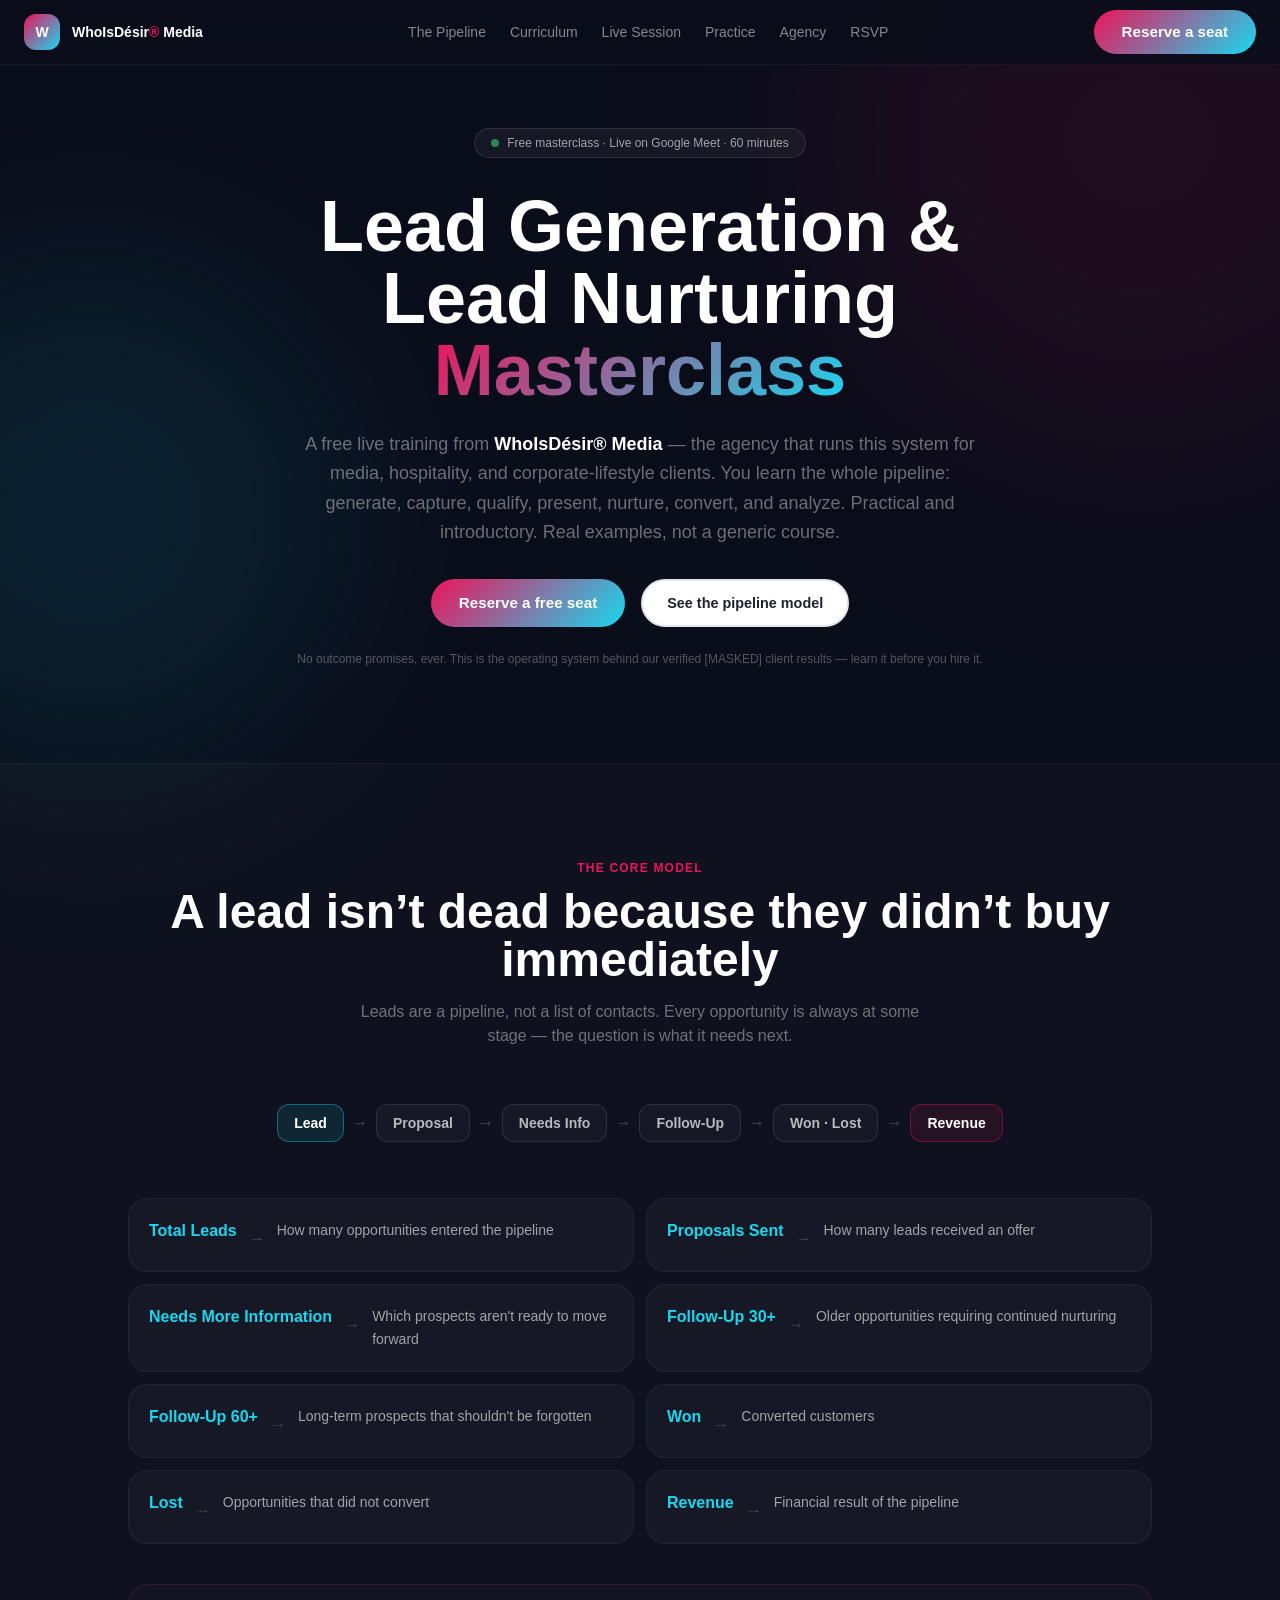
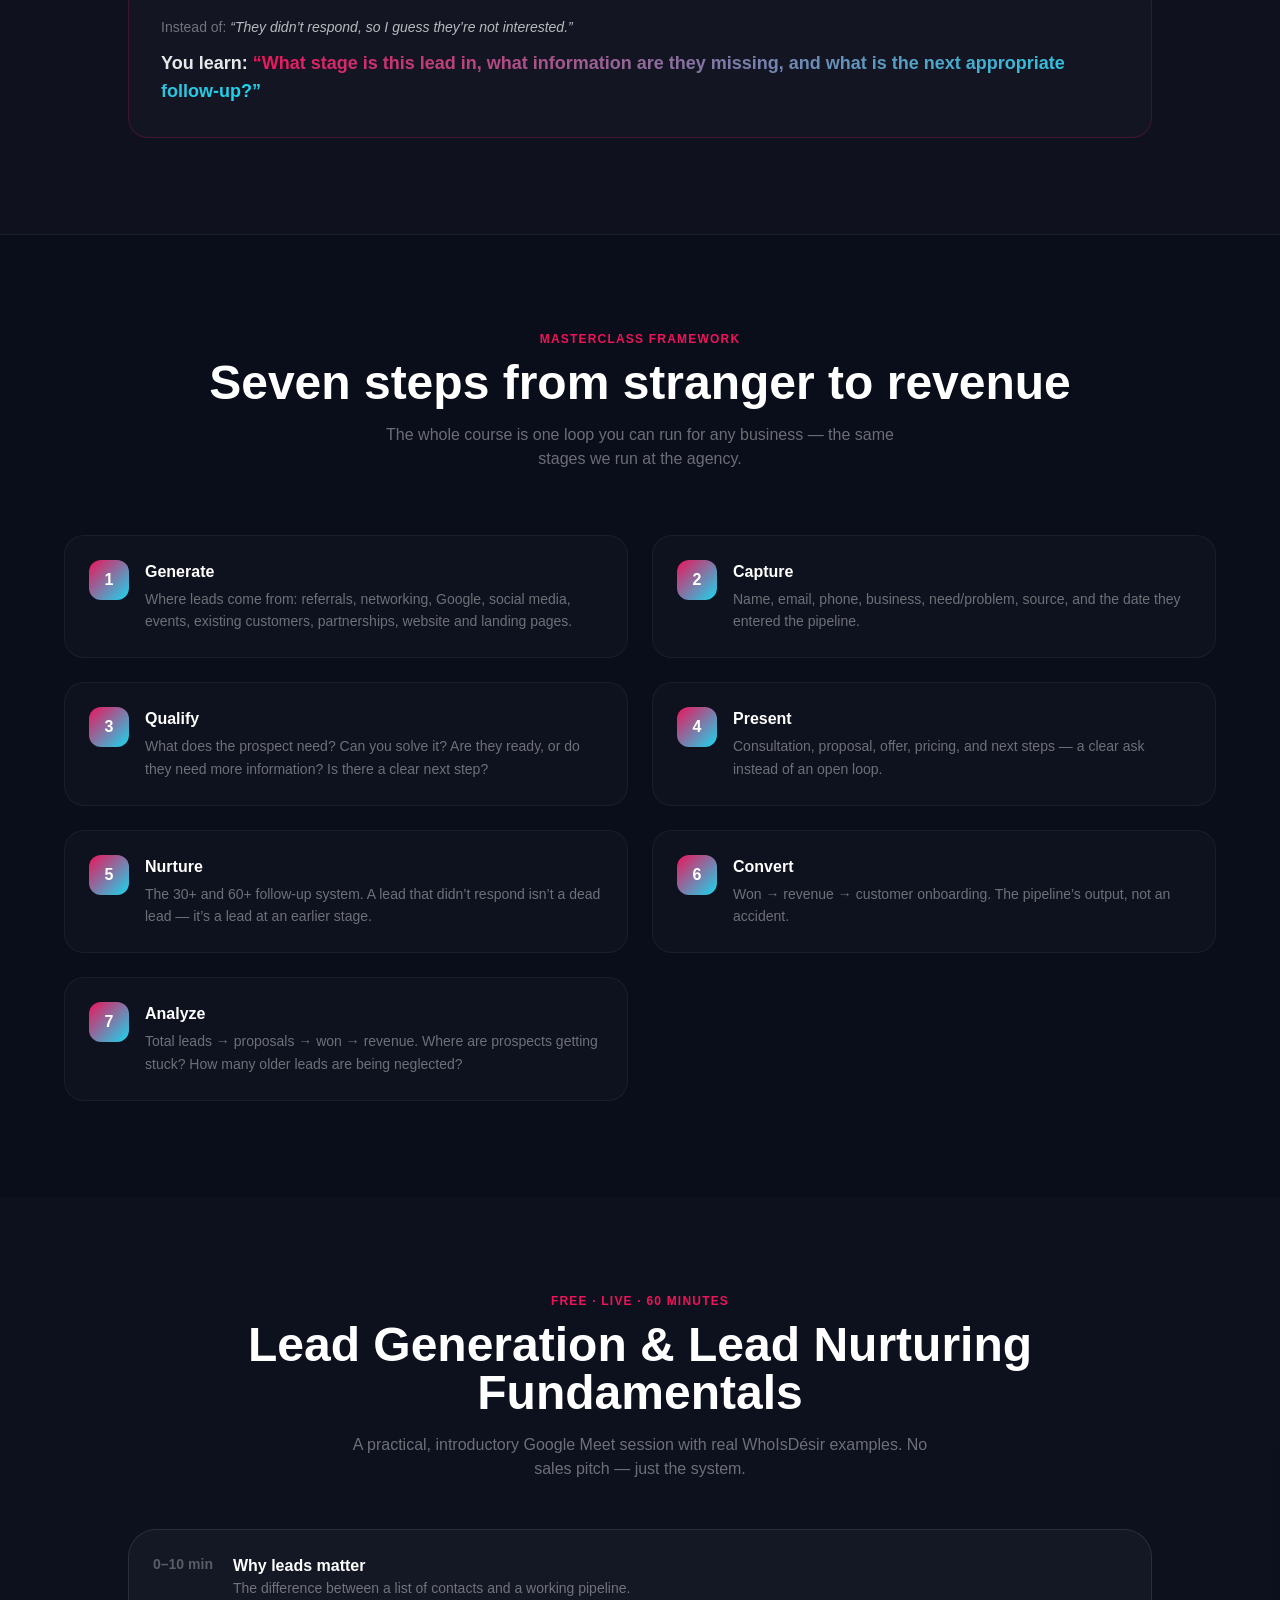
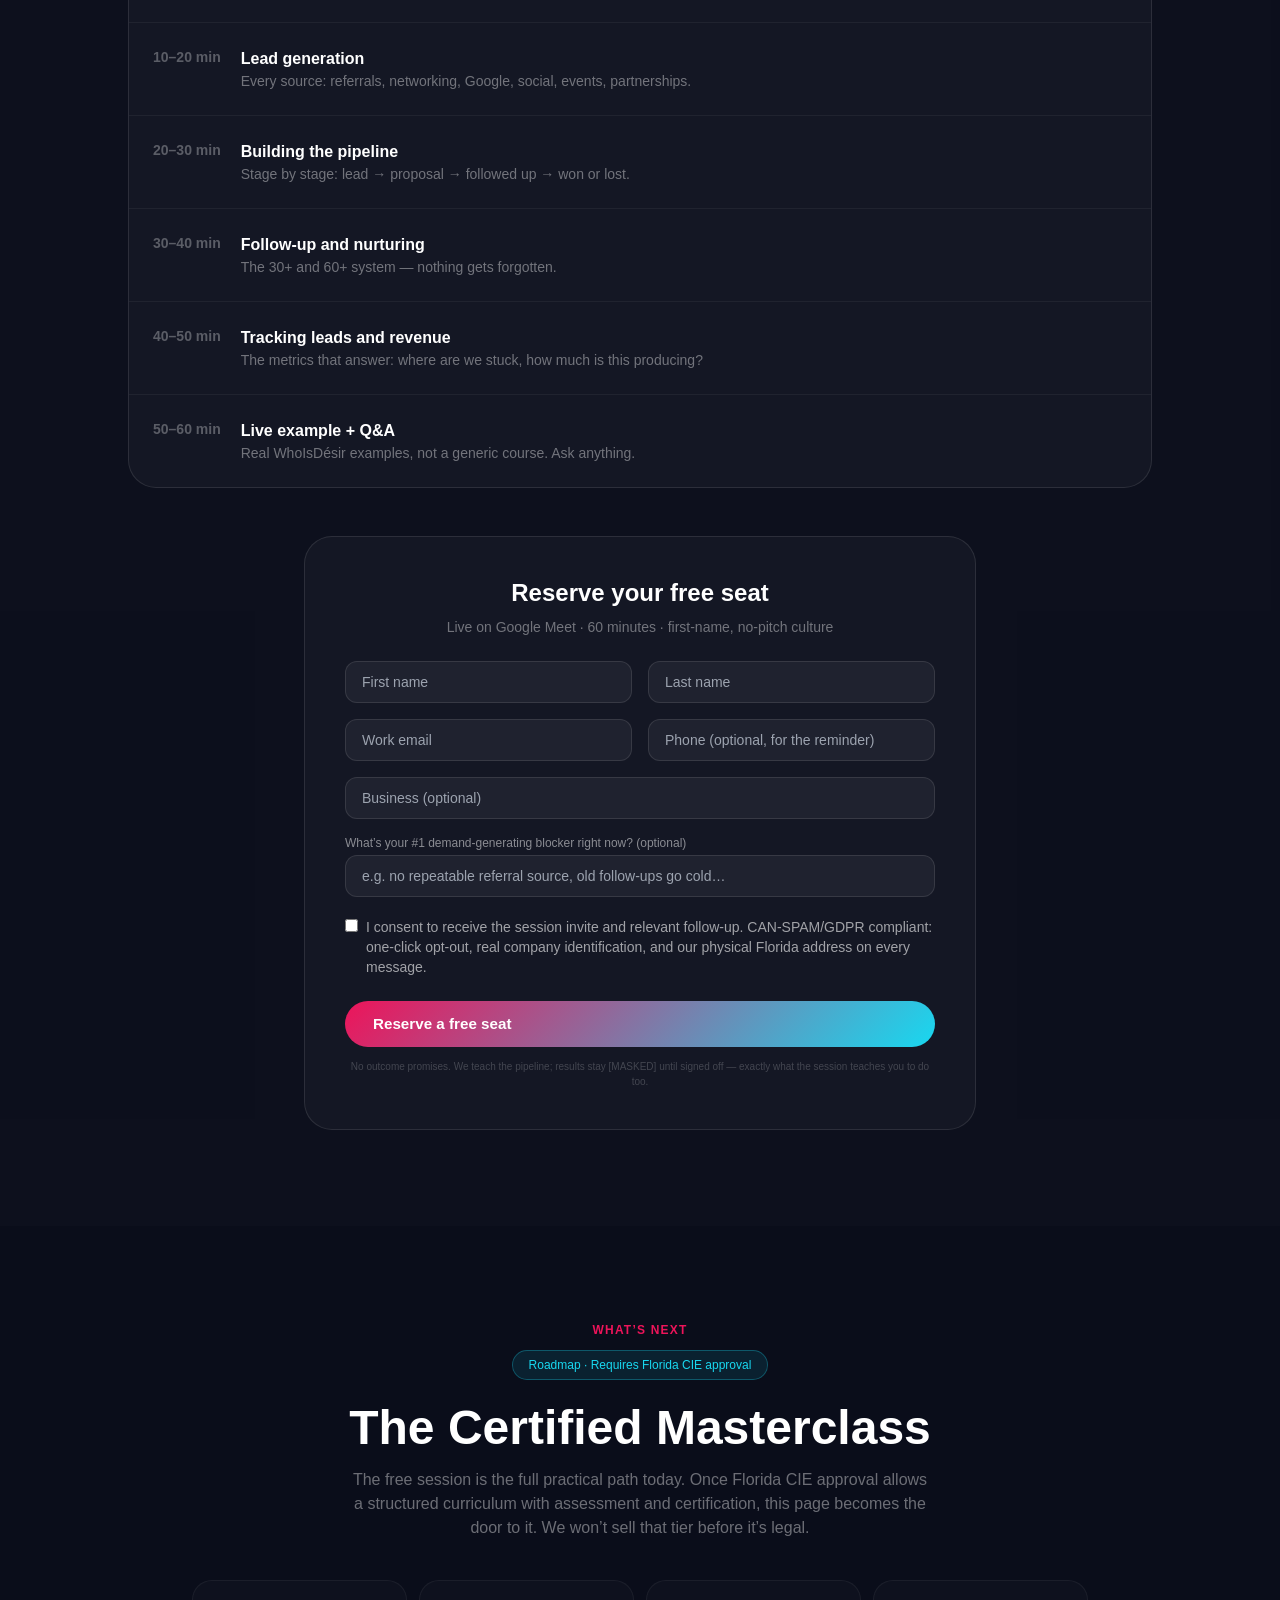
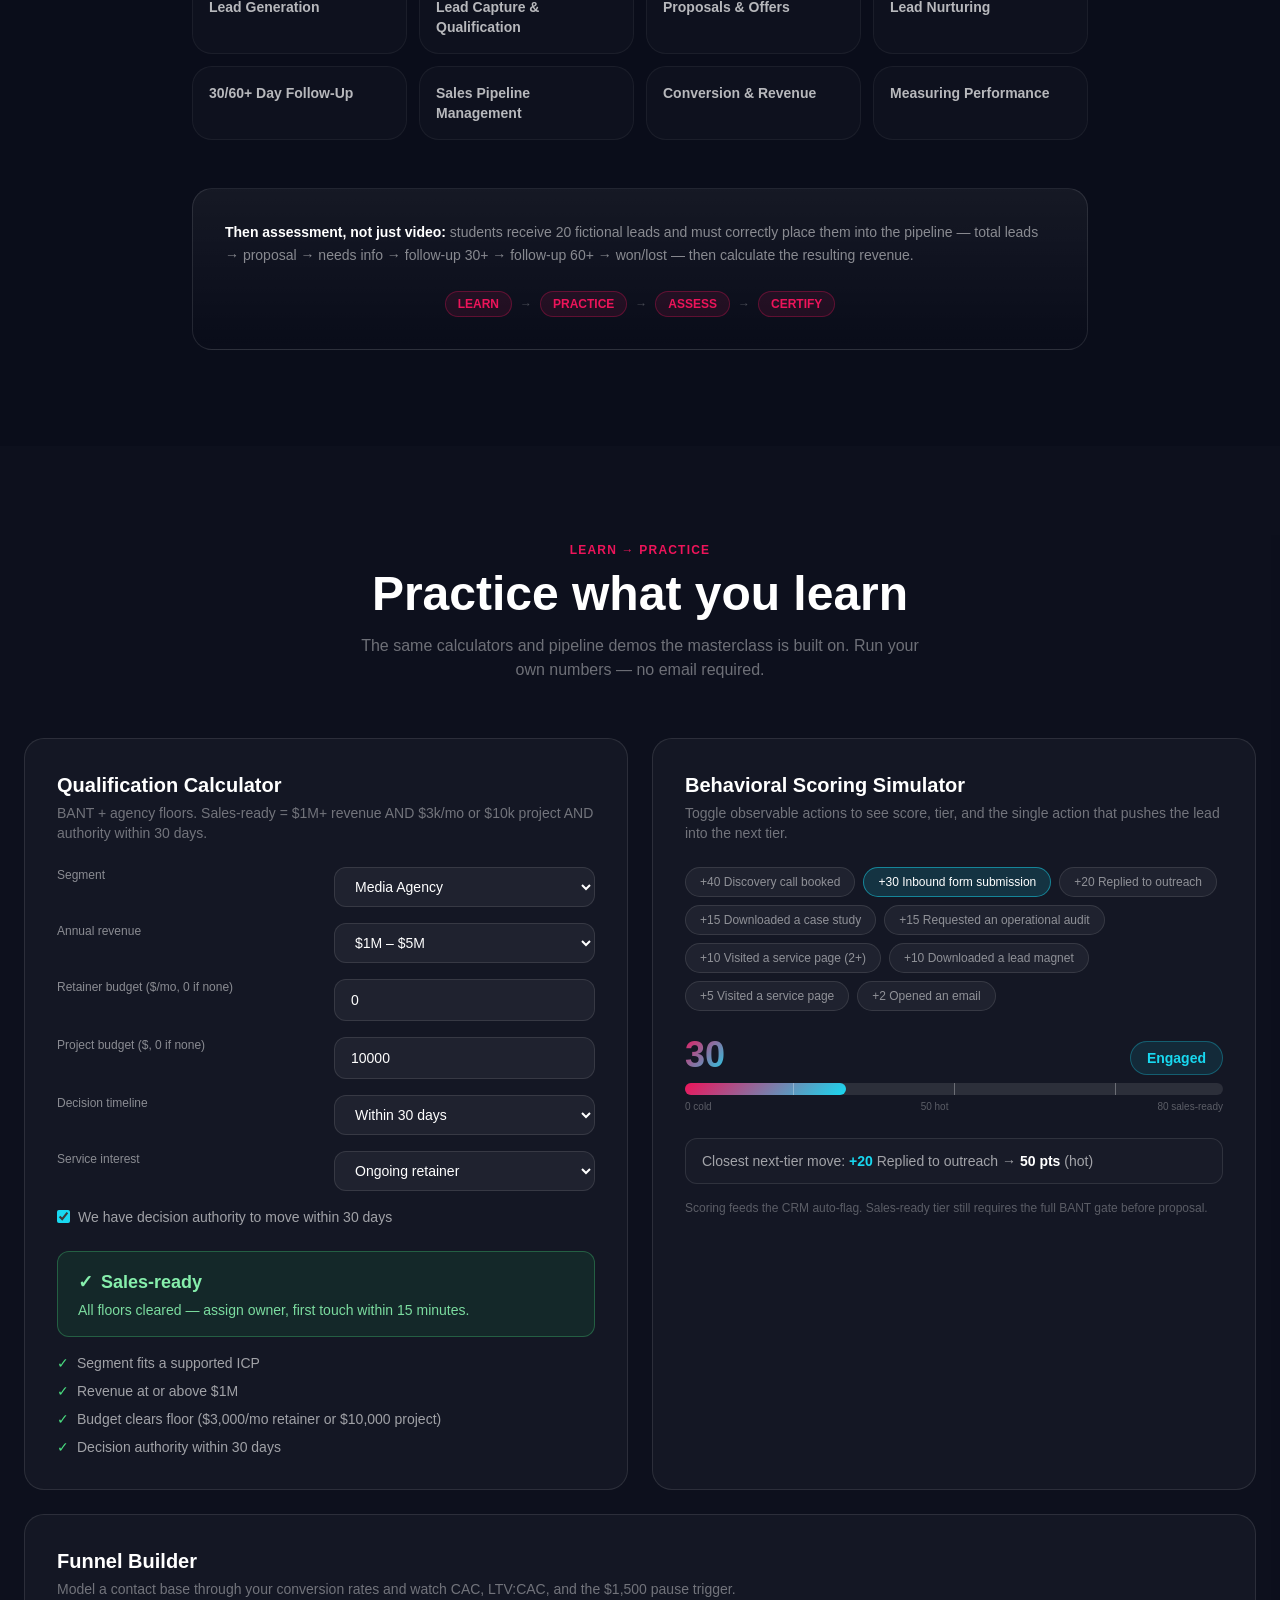
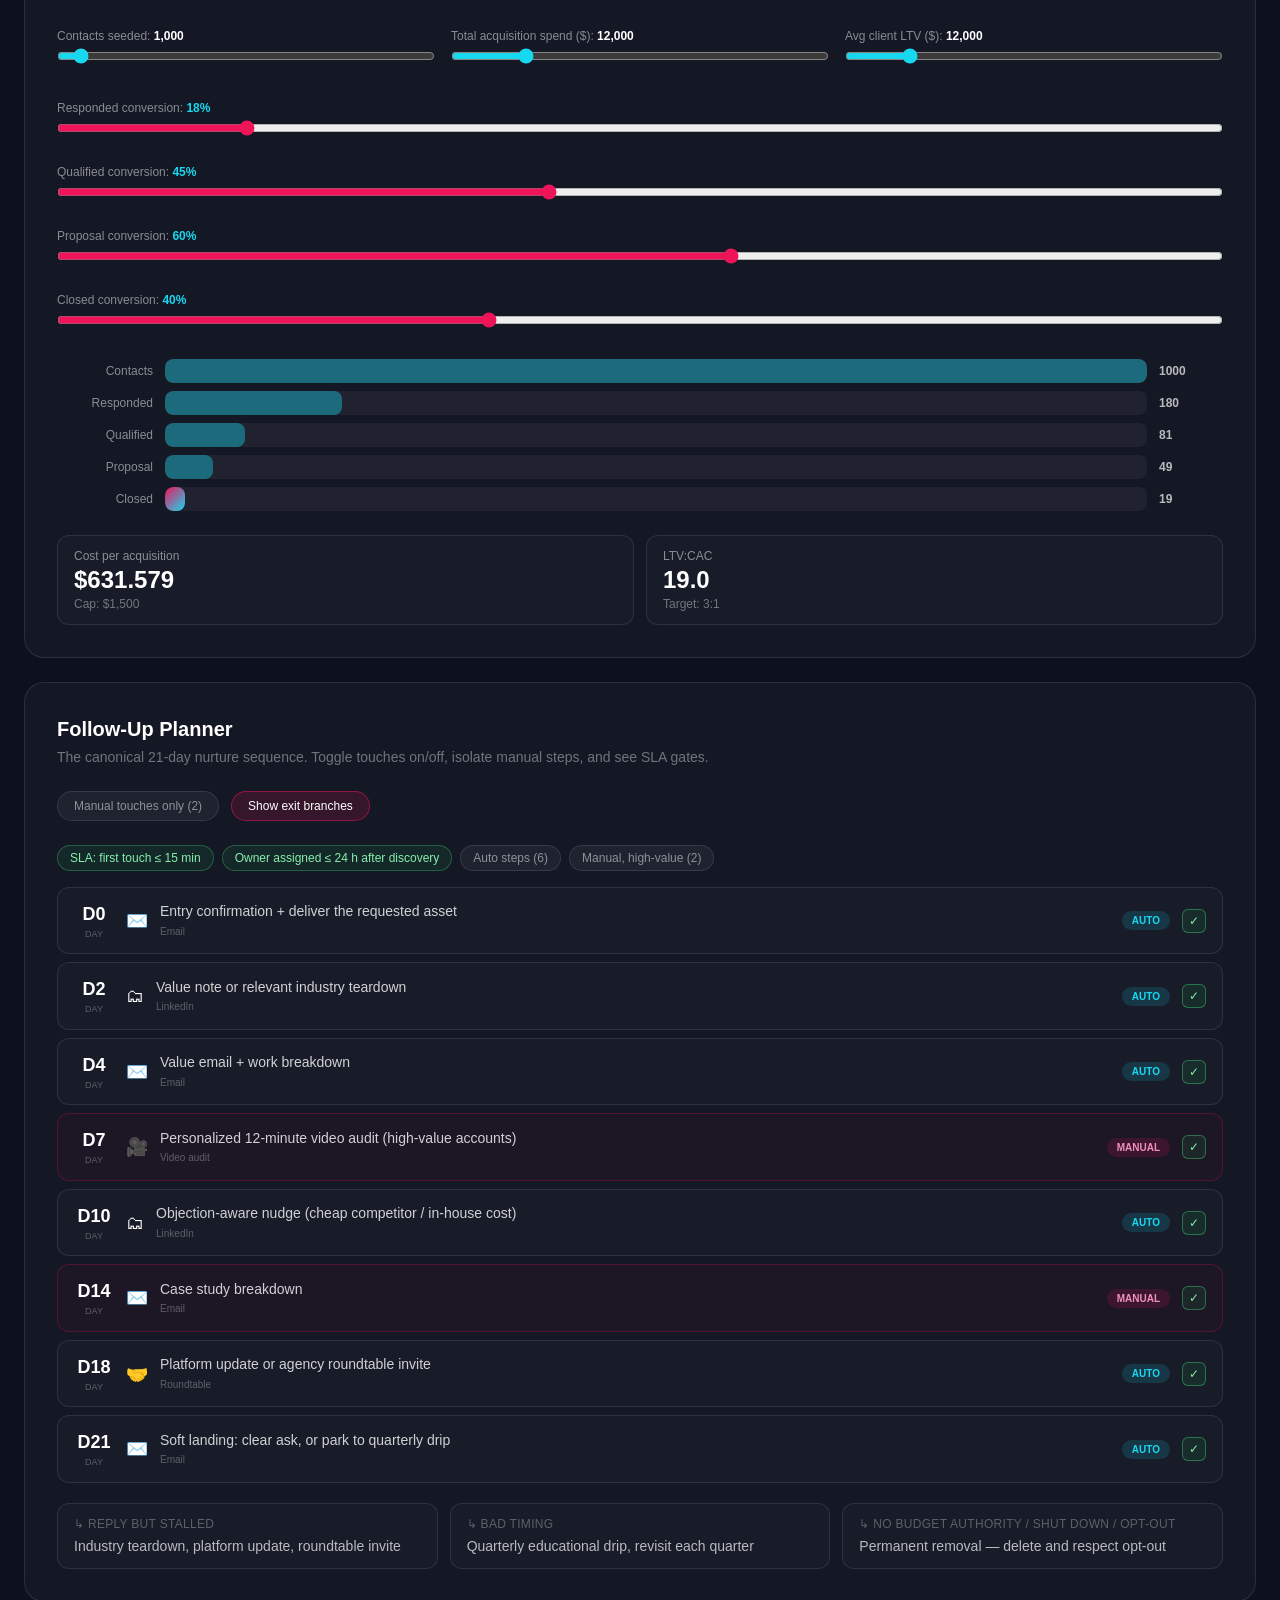
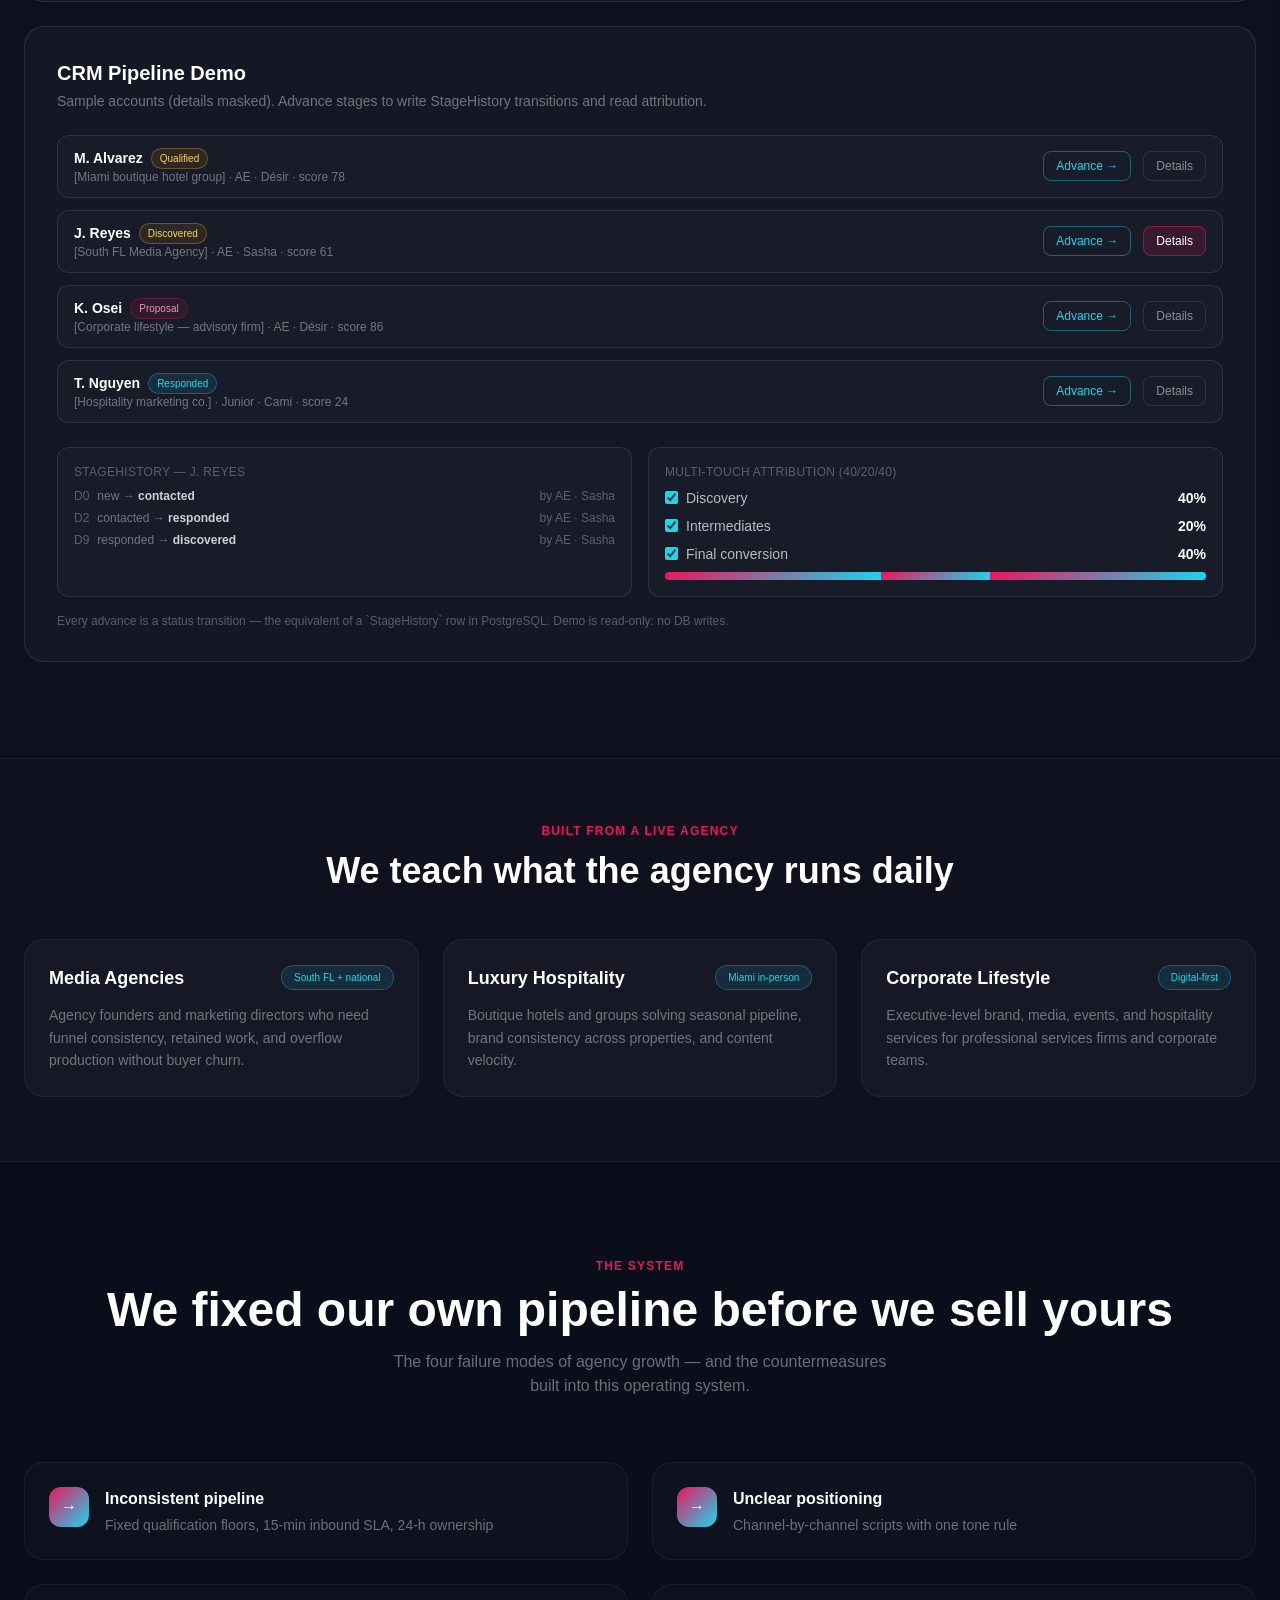
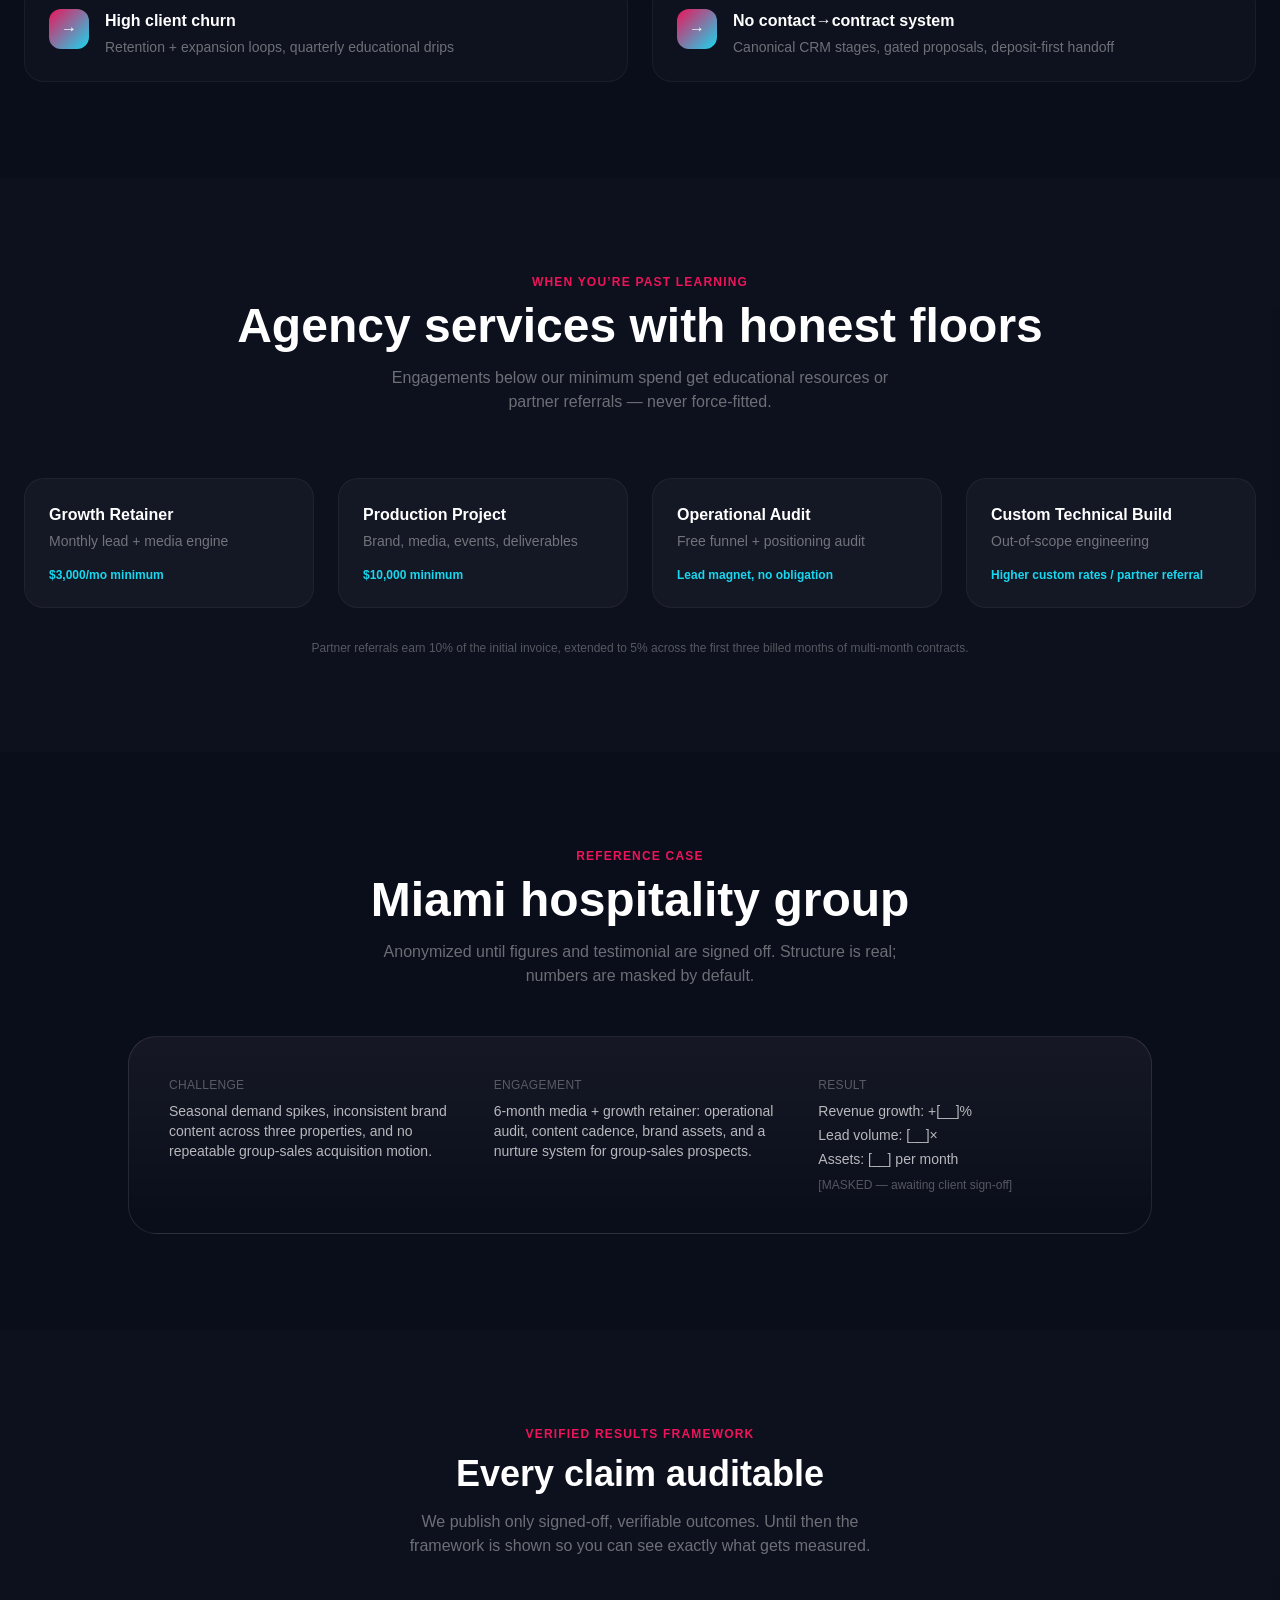
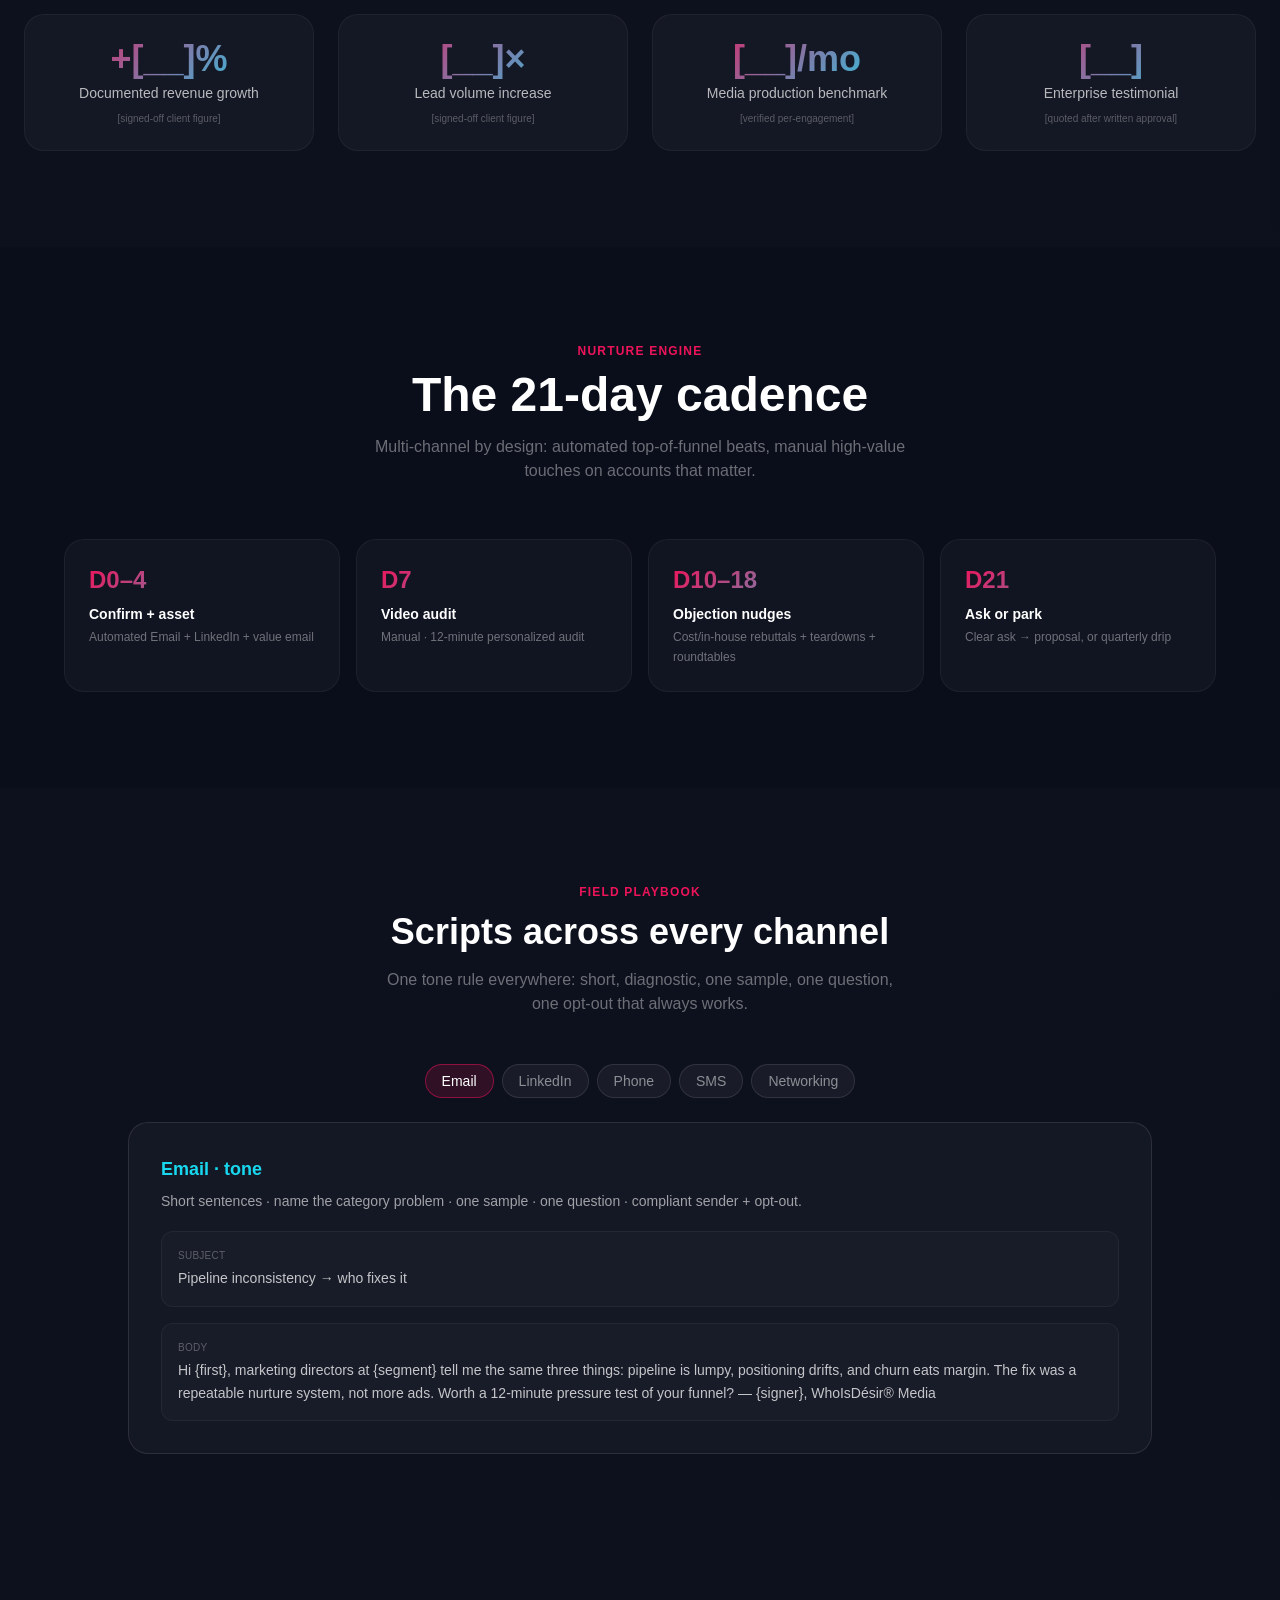
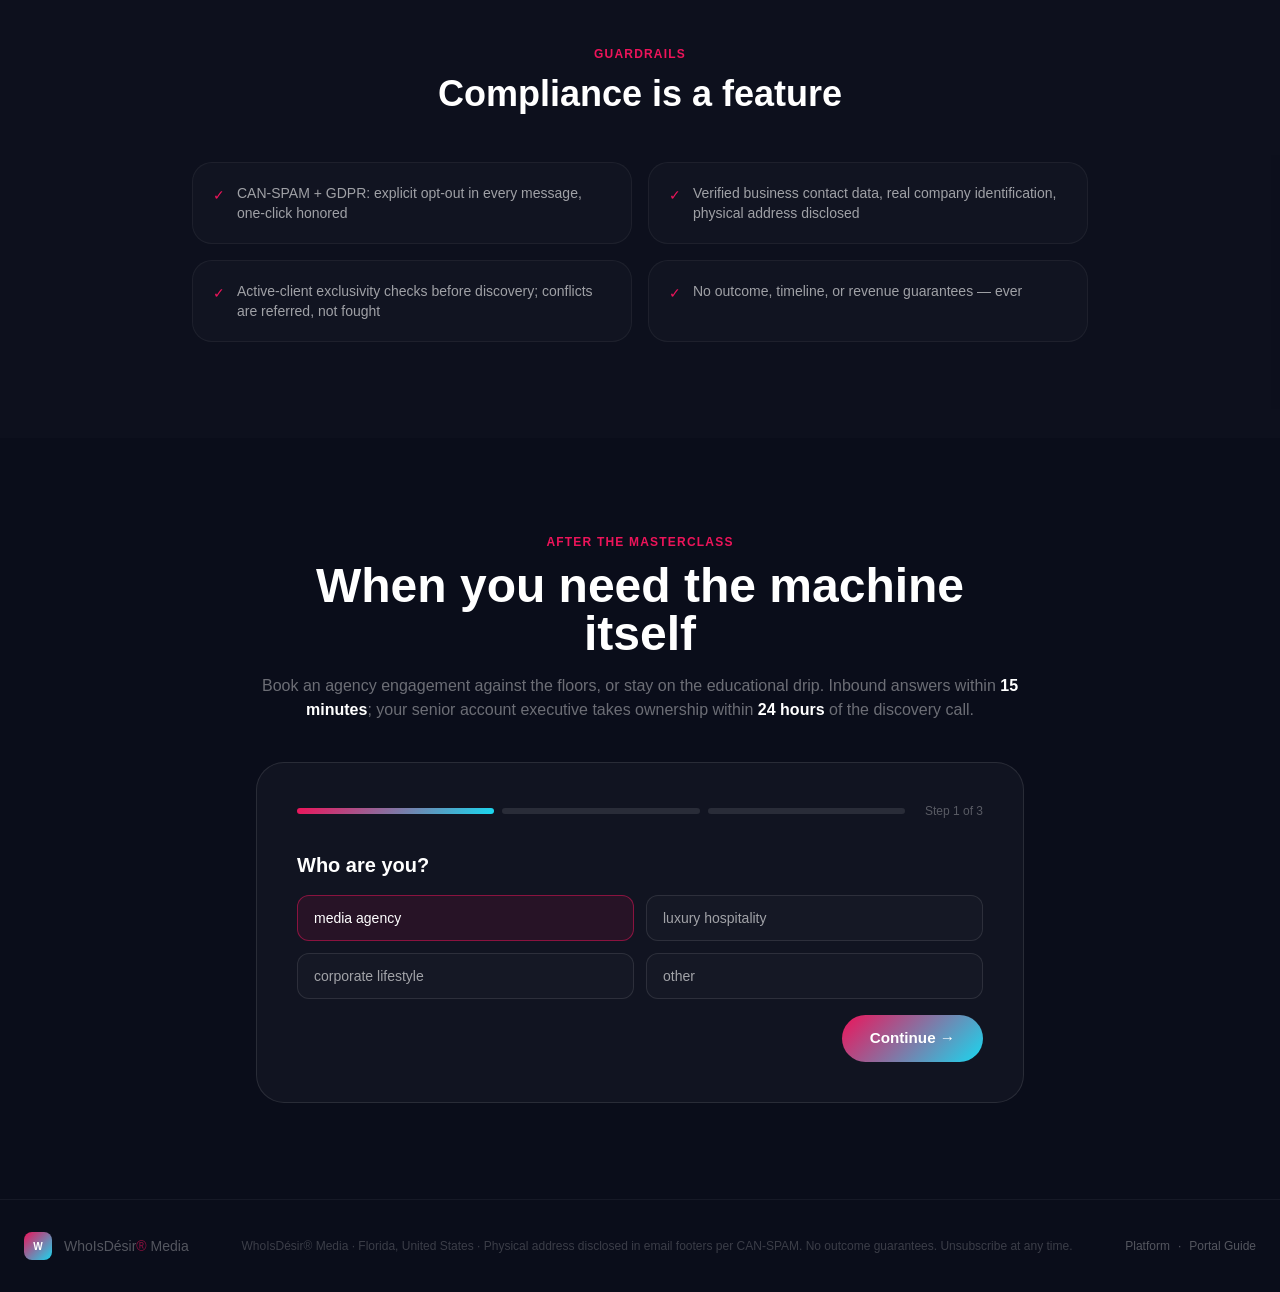
<file: index.html>
<!DOCTYPE html><html><head><meta charset="utf-8"/><meta http-equiv="refresh" content="0; url=./grow/"/><title>WhoIsDesir Growth Preview</title></head><body style="background:#0A0D1A;color:#ED145A;font-family:sans-serif;display:flex;align-items:center;justify-content:center;min-height:100vh;margin:0">Redirecting to the Masterclass landing page…</body></html>
</file>
